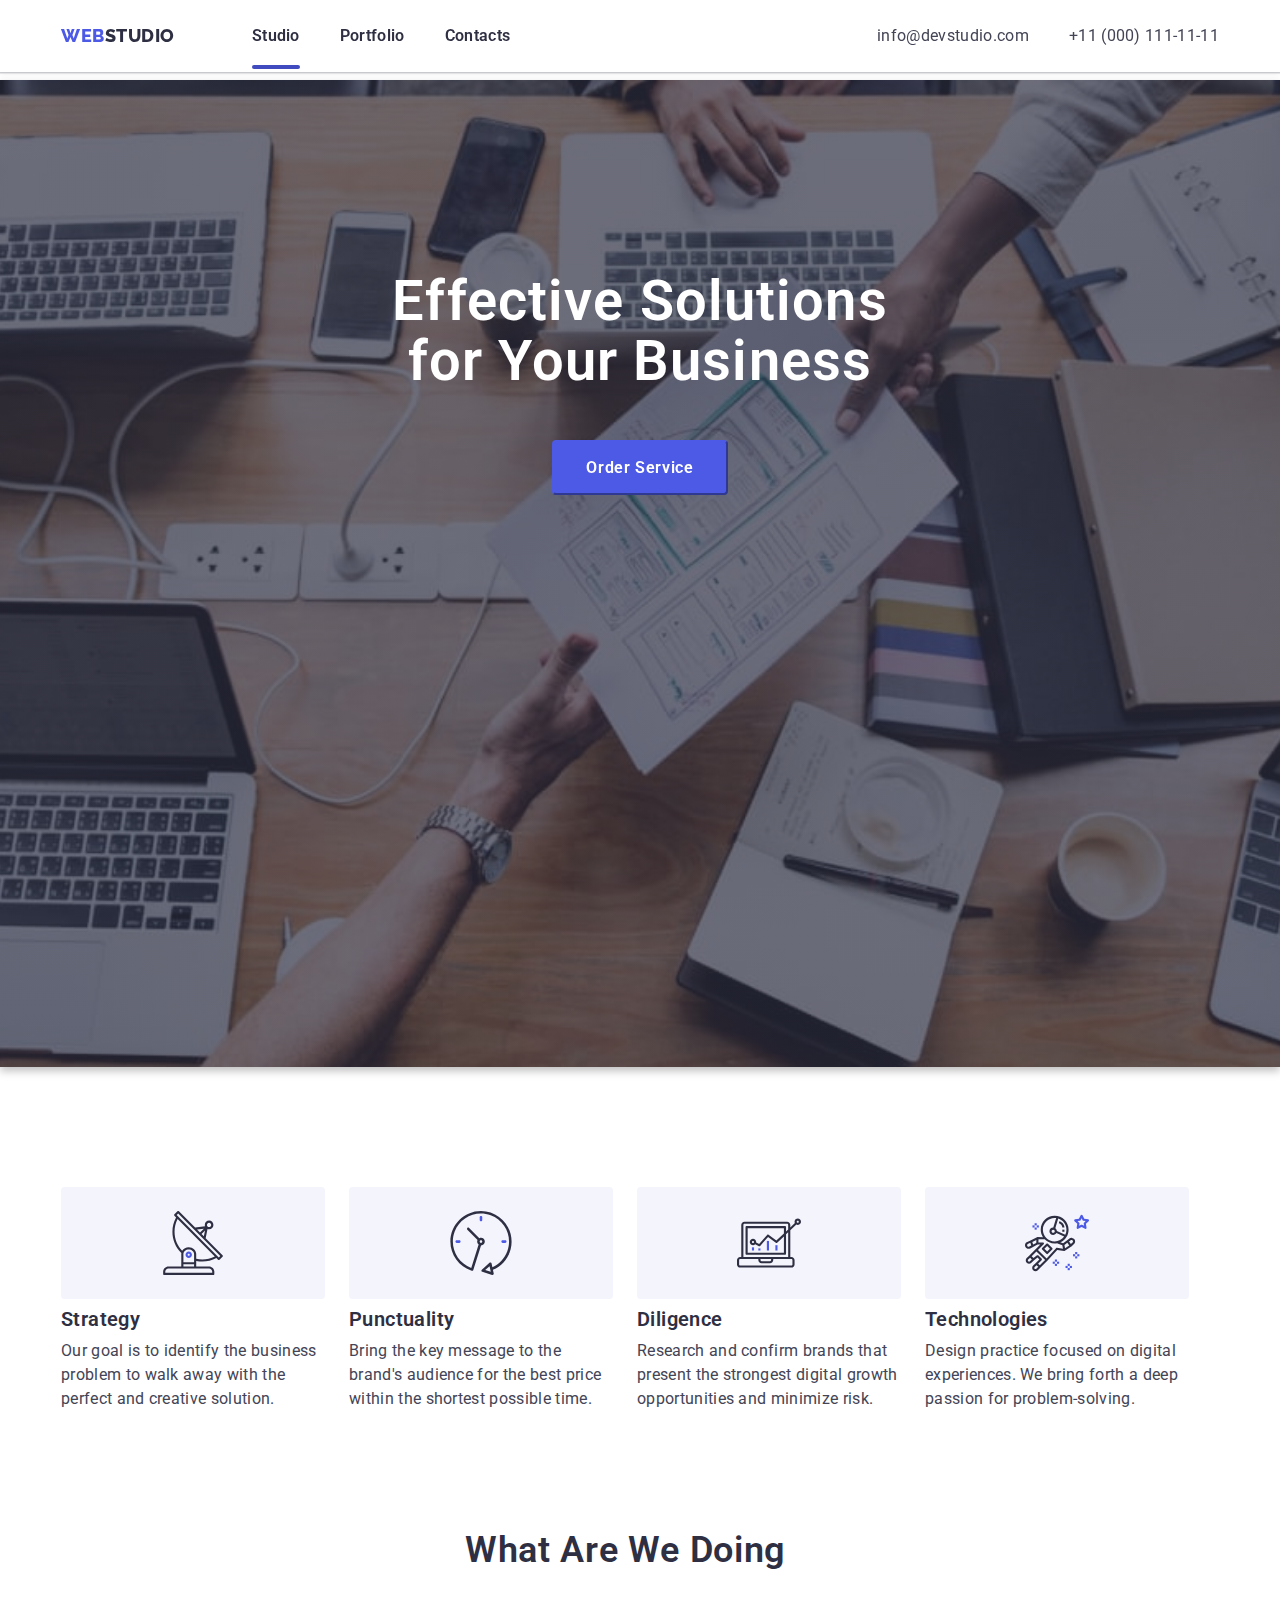
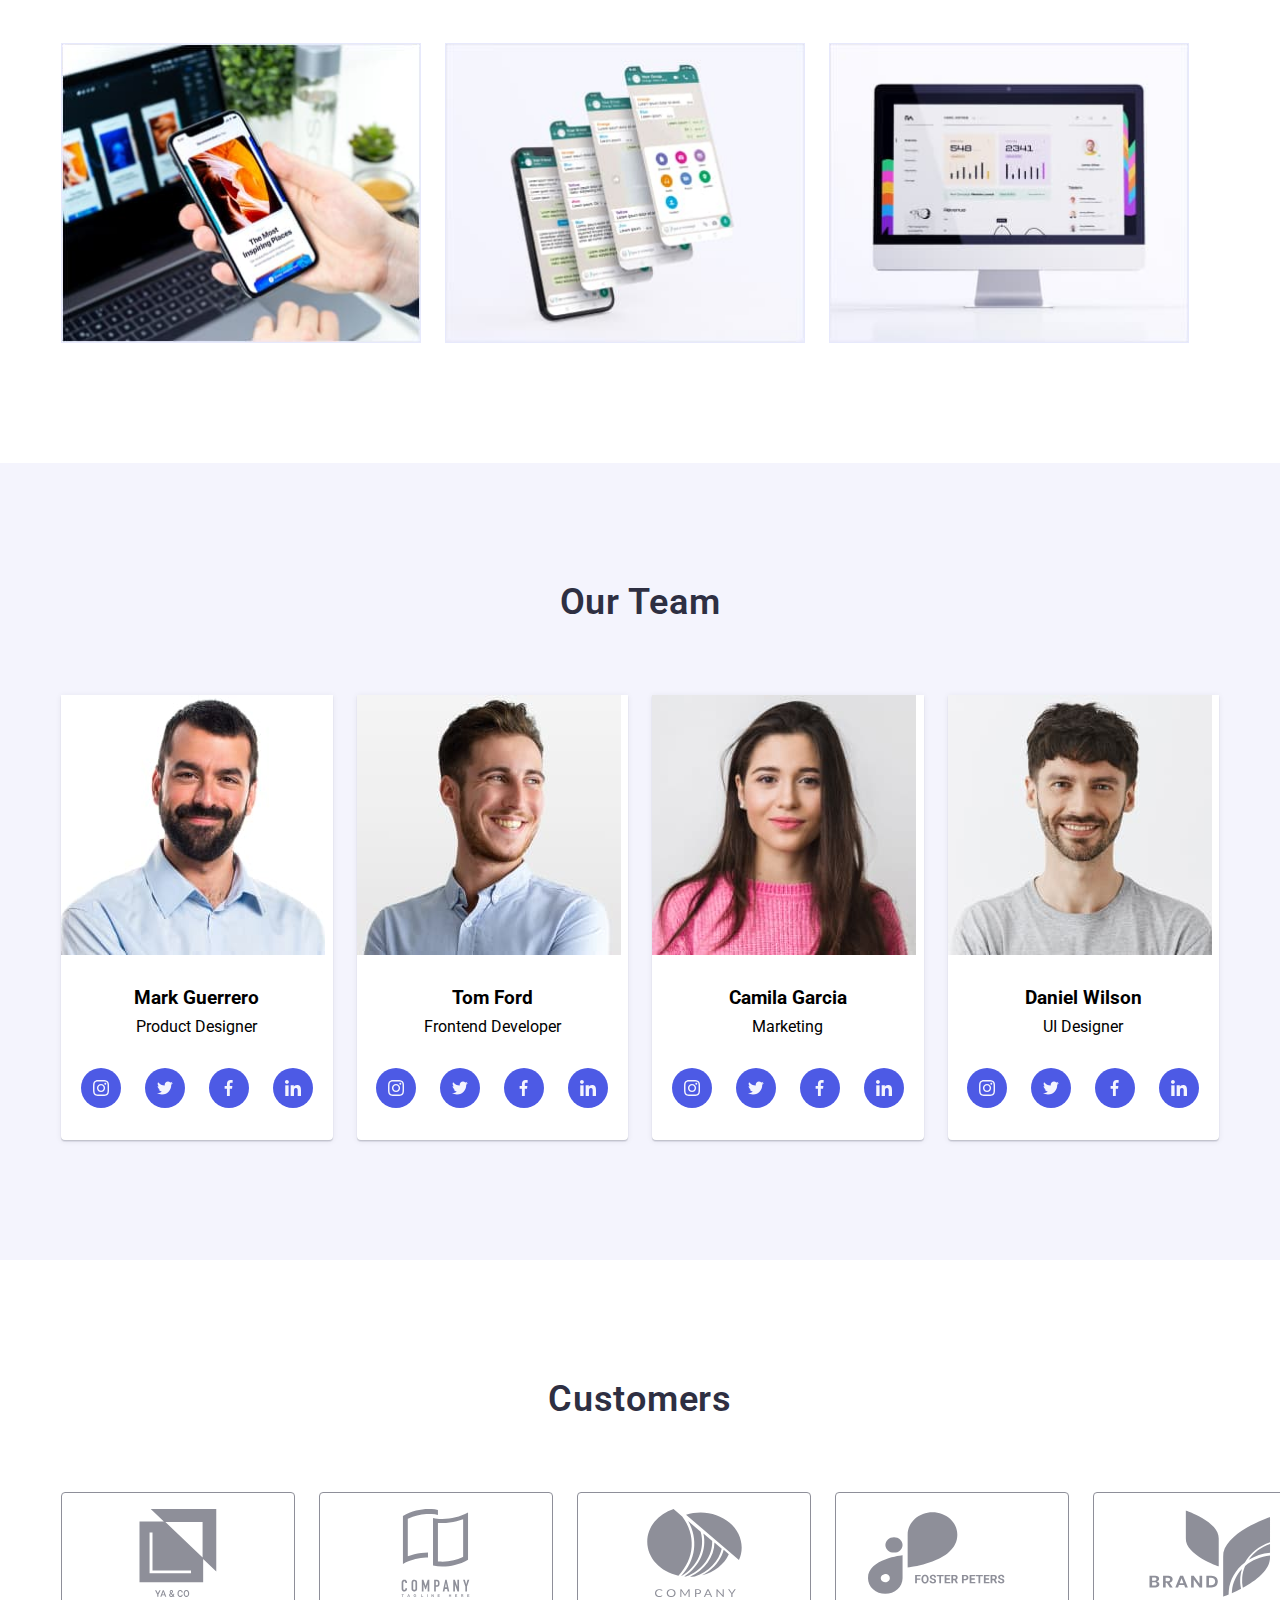
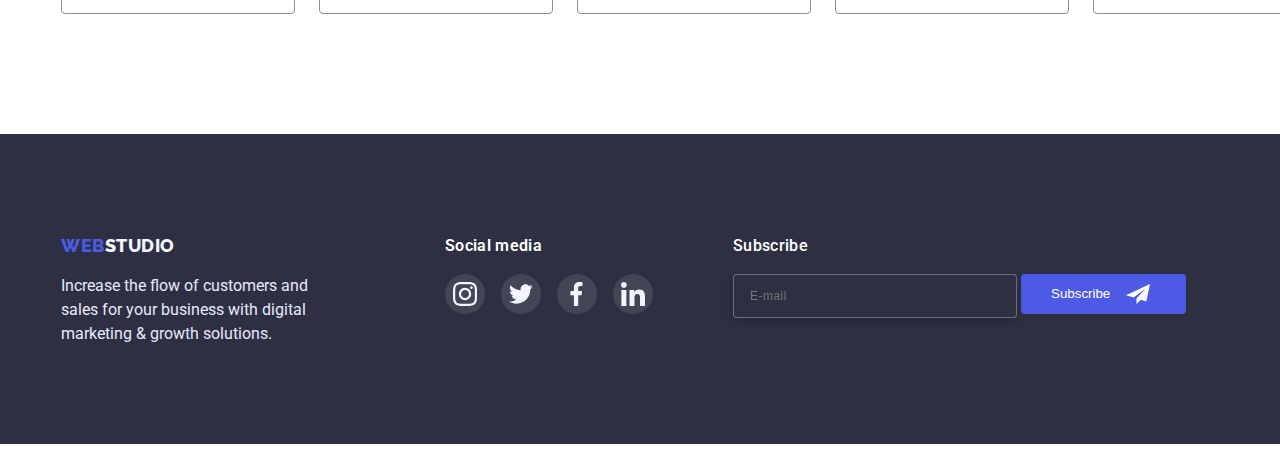
<file: index.html>
<!DOCTYPE html>
<html lang="en">

<head>
    <meta charset="UTF-8">
    <meta http-equiv="X-UA-Compatible" content="IE=edge">
    <meta name="viewport" content="width=device-width, initial-scale=1.0">
    <title>homework</title>
    <link rel="stylesheet" href="https://cdnjs.cloudflare.com/ajax/libs/modern-normalize/1.1.0/modern-normalize.min.css"
        integrity="sha512-wpPYUAdjBVSE4KJnH1VR1HeZfpl1ub8YT/NKx4PuQ5NmX2tKuGu6U/JRp5y+Y8XG2tV+wKQpNHVUX03MfMFn9Q=="
        crossorigin="anonymous" referrerpolicy="no-referrer"/>
    <link rel="stylesheet" href="https://fonts.googleapis.com/css2?family=Raleway:wght@800&family=Roboto:wght@400;500&display=swap">
    <link rel="stylesheet" href="./css/styles.css">
    <link rel="stylesheet" href="./images/svg/sprite.svg">
</head>

<body class="body">
    <!----------------HEADER---------- -->
    <header class="header">
        <div class="container list">
            <a class="logo" href="./index.html">
                <span class="web">WEB</span><span class="studio">STUDIO</span>
            </a>
            <nav class="nav">
                <ul class="list list-top">
                    <li class="link">
                        <a class="link-color active" href="./index.html" >Studio</a>
                    </li>
                    <li class="link">
                        <a class="link-color" href="./portfolio.html" >Portfolio</a>
                    </li>
                    <li class="link">
                        <a class="link-color" href="#contact" >Contacts</a>
                    </li>
                </ul>
            </nav>
            <ul class="adress-color">
                <li class="adress-style">
                    <a href="mailto:info@devstudio.com" class="adress-link">info@devstudio.com</a>
                </li>
                <li class="adress-style">
                    <a href="tel:+11(000)1111111" class="adress-link">+11 (000) 111-11-11</a>
                </li>
            </ul>
        </div>
    </header>
     <!-- -------------MAIN------------- -->
     <main>
        <!-- -------------HERO---------- -->
        <section class="hero">
            <div class="container">
                <h1 class="main_top">
                    Effective Solutions <br> for Your Business
                </h1>
                <div class="button">
                    <button class="btn" type="button" data-modal-open><div class="btn_text">Order Service</div> </button>
                </div>
            </div>
        </section>
        <section class="container">
            <div class="content">
                <ul class="list list-work">
                    <li class="list-content">
                        <div class="antena"></div>
                        <h3 class="h3">
                            Strategy
                        </h3>
                        <p class="p p-content">
                            Our goal is to identify the business
                            problem to walk away with the perfect and creative solution.
                        </p>
                    </li>
                    <li class="list-content">
                        <div class="clock"></div>
                        <h3 class="h3">
                            Punctuality
                        </h3>
                        <p class="p p-content">
                            Bring the key message to the brand's audience for the best price within the shortest possible time.
                        </p>
                    </li>
                    <li class="list-content">
                        <div class="diagram"></div>
                        <h3 class="h3">
                            Diligence
                        </h3>
                        <p class="p p-content">
                            Research and confirm brands that present the strongest digital growth opportunities and minimize risk.
                        </p>
                    </li>
                    <li class="list-content">
                        <div class="cosmos"></div>
                        <h3 class="h3"> Technologies </h3>
                        <p class="p p-content">
                            Design practice focused on digital experiences. We bring forth a deep passion for problem-solving.
                        </p>
                    </li>
                </ul>
            </div>
        </section>
        <!-- -----------What are we doing---------- -->
        <section class="container">
            <div class="list-info">
                 <div class="info-text">
                    <h2 class="h2">What are we doing</h2>
                 </div>
                <ul class="list list-demo">
                    <li class="demo-foto">
                        <a href="#"><img src="./images/monitor.jpg" alt="screenmonitor" width="360"></a>
                    </li>
                    <li class="demo-foto">
                        <a href="#"><img src="./images/smartfone.jpg" alt="smartfone" width="360"></a>
                    </li>
                    <li class="demo-foto">
                        <a href="#"><img src="./images/notebook.jpg" alt="monitorsmartfone" width="360"></a>
                    </li>
                </ul>
            </div>
        </section>
        <!-- --------------OUR TEAM-------------- -->
        <section class=" bkgr-color-team">
            <div class="container">
                <h2 class="h2">Our Team</h2>
                <ul class="list cards-our-team">
                    <li class="card-set">
                        <img src="./images/img.jpg" alt="Product Designer" width="264">
                        <div class="card-text">
                            <h3 class="h3-team">Mark Guerrero</h3>
                            <p class="p-card">Product Designer</p>
                                <ul class="list list-social">
                                    <li class="position-list"><a class="border-team" href=""><svg class="list-team">
                                                <use href="./images/svg/sprite.svg#icon-instagram-2"></use>
                                            </svg></a></li>
                                    <li class="position-list"><a class="border-team" href=""><svg class="list-team">
                                                <use href="./images/svg/sprite.svg#icon-Twitter-1"></use>
                                            </svg></a></li>
                                    <li class="position-list"><a class="border-team" href=""><svg class="list-team">
                                                <use href="./images/svg/sprite.svg#icon-Vector"></use>
                                            </svg></a></li>
                                    <li class="position-list"><a class="border-team" href=""><svg class="list-team">
                                                <use href="./images/svg/sprite.svg#icon-linkedin-1"></use>
                                            </svg></a></li>
                                
                                </ul>
                        </div>
                    </li>
                    <li class="card-set">
                        <img src="./images/img1.jpg" alt="Frontend Developer" width="264">
                        <div class="card-text">
                            <h3 class="h3-team">Tom Ford</h3>
                            <p class="p-card">Frontend Developer</p>
                            <ul class="list list-social">
                                <li class="position-list"><a class="border-team" href=""><svg class="list-team">
                                            <use href="./images/svg/sprite.svg#icon-instagram-2"></use>
                                        </svg></a></li>
                                <li class="position-list"><a class="border-team" href=""><svg class="list-team">
                                            <use href="./images/svg/sprite.svg#icon-Twitter-1"></use>
                                        </svg></a></li>
                                <li class="position-list"><a class="border-team" href=""><svg class="list-team">
                                            <use href="./images/svg/sprite.svg#icon-Vector"></use>
                                        </svg></a></li>
                                <li class="position-list"><a class="border-team" href=""><svg class="list-team">
                                            <use href="./images/svg/sprite.svg#icon-linkedin-1"></use>
                                        </svg></a></li>
                            
                            </ul>
                        </div>
                    </li>
                    <li class="card-set">
                        <img src="./images/img2.jpg" alt="Marketing" width="264">
                        <div class="card-text">
                            <h3 class="h3-team">Camila Garcia</h3>
                            <p class="p-card">Marketing</p>
                            <ul class="list list-social">
                                <li class="position-list"><a class="border-team" href=""><svg class="list-team">
                                            <use href="./images/svg/sprite.svg#icon-instagram-2"></use>
                                        </svg></a></li>
                                <li class="position-list"><a class="border-team" href=""><svg class="list-team">
                                            <use href="./images/svg/sprite.svg#icon-Twitter-1"></use>
                                        </svg></a></li>
                                <li class="position-list"><a class="border-team" href=""><svg class="list-team">
                                            <use href="./images/svg/sprite.svg#icon-Vector"></use>
                                        </svg></a></li>
                                <li class="position-list"><a class="border-team" href=""><svg class="list-team">
                                            <use href="./images/svg/sprite.svg#icon-linkedin-1"></use>
                                        </svg></a></li>
                            
                            </ul>
                        </div>
                    </li>
                    <li class="card-set">
                        <img src="./images/img3.jpg" alt="UI Designer" width="264">
                        <div class="card-text">
                            <h3 class="h3-team">Daniel Wilson</h3>
                            <p class="p-card">UI Designer</p>
                            <ul class="list list-social">
                                <li class="position-list"><a class="border-team"href=""><svg class="list-team">
                                        <use href="./images/svg/sprite.svg#icon-instagram-2"></use>
                                    </svg></a></li>
                                <li class="position-list"><a class="border-team" href=""><svg class="list-team">
                                        <use href="./images/svg/sprite.svg#icon-Twitter-1"></use>
                                    </svg></a></li>
                                <li class="position-list"><a class="border-team" href=""><svg class="list-team">
                                        <use href="./images/svg/sprite.svg#icon-Vector"></use>
                                    </svg></a></li>
                                <li class="position-list"><a class="border-team" href=""><svg class="list-team">
                                        <use href="./images/svg/sprite.svg#icon-linkedin-1"></use>
                                    </svg></a></li>
                                
                            </ul>
                        </div>
                    </li>
                </ul>
            </div>
        </section>
        <!-- -------customers---------- -->
        <section class="container">
            <div class="customers">
                <h2 class="h2">Customers</h2>
                <ul class="list client-list">
                    <li><a class="link-customers list-compani" href=""><svg>
                           <use href="./images/svg/sprite.svg#icon-ya-co"></use> 
                        </svg></a></li>
                    <li><a class="link-customers list-compani" href=""><svg>
                            <use href="./images/svg/sprite.svg#icon-compani-3"></use>
                        </svg></a></li>
                    <li><a class="link-customers list-compani" href=""><svg>
                            <use href="./images/svg/sprite.svg#icon-compani-2"></use>
                        </svg></a></li>
                    <li><a class="link-customers list-compani" href=""><svg>
                            <use href="./images/svg/sprite.svg#icon-foster"></use>
                        </svg></a></li>
                    <li><a class="link-customers list-compani" href=""><svg>
                            <use href="./images/svg/sprite.svg#icon-brand"></use>
                        </svg></a></li>
                    <li><a class="link-customers list-compani" href="">
                            <svg><use href="./images/svg/sprite.svg#icon-compani"></use>
                        </svg></a></li>
                </ul>
            </div>
        </section>
     </main>
     <!-- ----------FOOTER---------- -->
    <footer class="bkgr_color">
        <div class="container footer-item">
            <div class="footer-position">
                <a class="logo-footer" href="./index.html">
                    <span class="web">WEB</span><span class="studio-footer-color">STUDIO</span>
                </a>
                <p class="footer-text">
                    Increase the flow of customers and sales for your business with digital marketing & growth solutions.
                </p>
            </div>
            <div class="list-social-footer">
                <p class="footer">Social media</p>
                <ul id="contact" class="list list-footer">
                    <li class="qwe"><a class="border-team-footer" href=""><svg class="list-team-footer">
                            <use href="./images/svg/sprite.svg#icon-instagram-2"></use>
                        </svg></a></li>
                    <li class="qwe"><a class="border-team-footer" href=""><svg class="list-team-footer">
                            <use href="./images/svg/sprite.svg#icon-Twitter-1"></use>
                        </svg></a></li>
                    <li class="qwe"><a class="border-team-footer" href=""><svg class="list-team-footer">
                            <use href="./images/svg/sprite.svg#icon-Vector"></use>
                        </svg></a></li>
                    <li class="qwe"><a class="border-team-footer" href=""><svg class="list-team-footer">
                            <use href="./images/svg/sprite.svg#icon-linkedin-1"></use>
                        </svg></a></li>
                </ul> 
            </div>
            <div class="form_field_footer">
                <label class="label_footer">
                    <span class="form_label_footer">Subscribe</span>
                    <input class="form_input_footer" type="email" name="user_mail" placeholder="E-mail"/>
                </label>
                
                    <button class="button_form_footer" type="submit"><div class="reew">Subscribe
                        <span class="icon_button"></span></div>
                    </button>
                
                
            </div>
            
    </footer>

    <!-- ----------------BACKDROP------------ -->
    <div class="backdrop is-hidden" data-modal>
        <div class="modal">
            <button class="modal-cross" data-modal-close>
                <svg class="cross" wigth="8px" height="8px">
                    <use href="./images/svg/sprite.svg#icon-cross"></use>
                </svg>
            </button>
            <form >
                <p class="p_form">Leave your contacts and we will call you back</p>
                <div class="form" role="group">
                    <label class="form_field">
                        <span class="form_label">Name</span>
                        <input class="form_input" type="text" name="user_name"/>
                        <svg class="form_icon" wight="12" height="12">
                            <use href="./images/svg/sprite.svg#icon-name"></use>
                        </svg>
                    </label>

                    <label class="form_field">
                        <span class="form_label">Phone</span>
                        <input class="form_input" type="phone" name="user_phone"/>
                        <svg class="form_icon" wight="10" height="10">
                            <use href="./images/svg/sprite.svg#icon-phone"></use>
                        </svg>
                    </label>

                    <label class="form_field">
                        <span class="form_label">Email</span>
                        <input class="form_input" type="email" name="user_mail"/>
                        <svg class="form_icon" wight="12" height="9">
                            <use href="./images/svg/sprite.svg#icon-mail"></use>
                        </svg>
                    </label>

                    <label class="form_field_comments">
                        <span class="form_label">Comment</span>
                        <textarea class="comments" name="user_massage" rows="7" placeholder="Text input">
                        </textarea>
                    </label>

                    <label class="form_agreement">
                        <input class="form_checkbox" type="checkbox" name="" />
                        <span class="icon_checkbox" wight="15" height="12"></span>
                        <span class="text_checkbox">I accept the terms and conditions of the <a class="form_link" href="">Privacy Policy</a></span> 
                    </label>
                    <button class="button_modal btn"type="submit">
                        Send
                    </button>
                </div>
                
                
            </form>
            
        </div>
    </div>
    <script src="./modal/modal.js"></script>
</body>
</html>
</file>
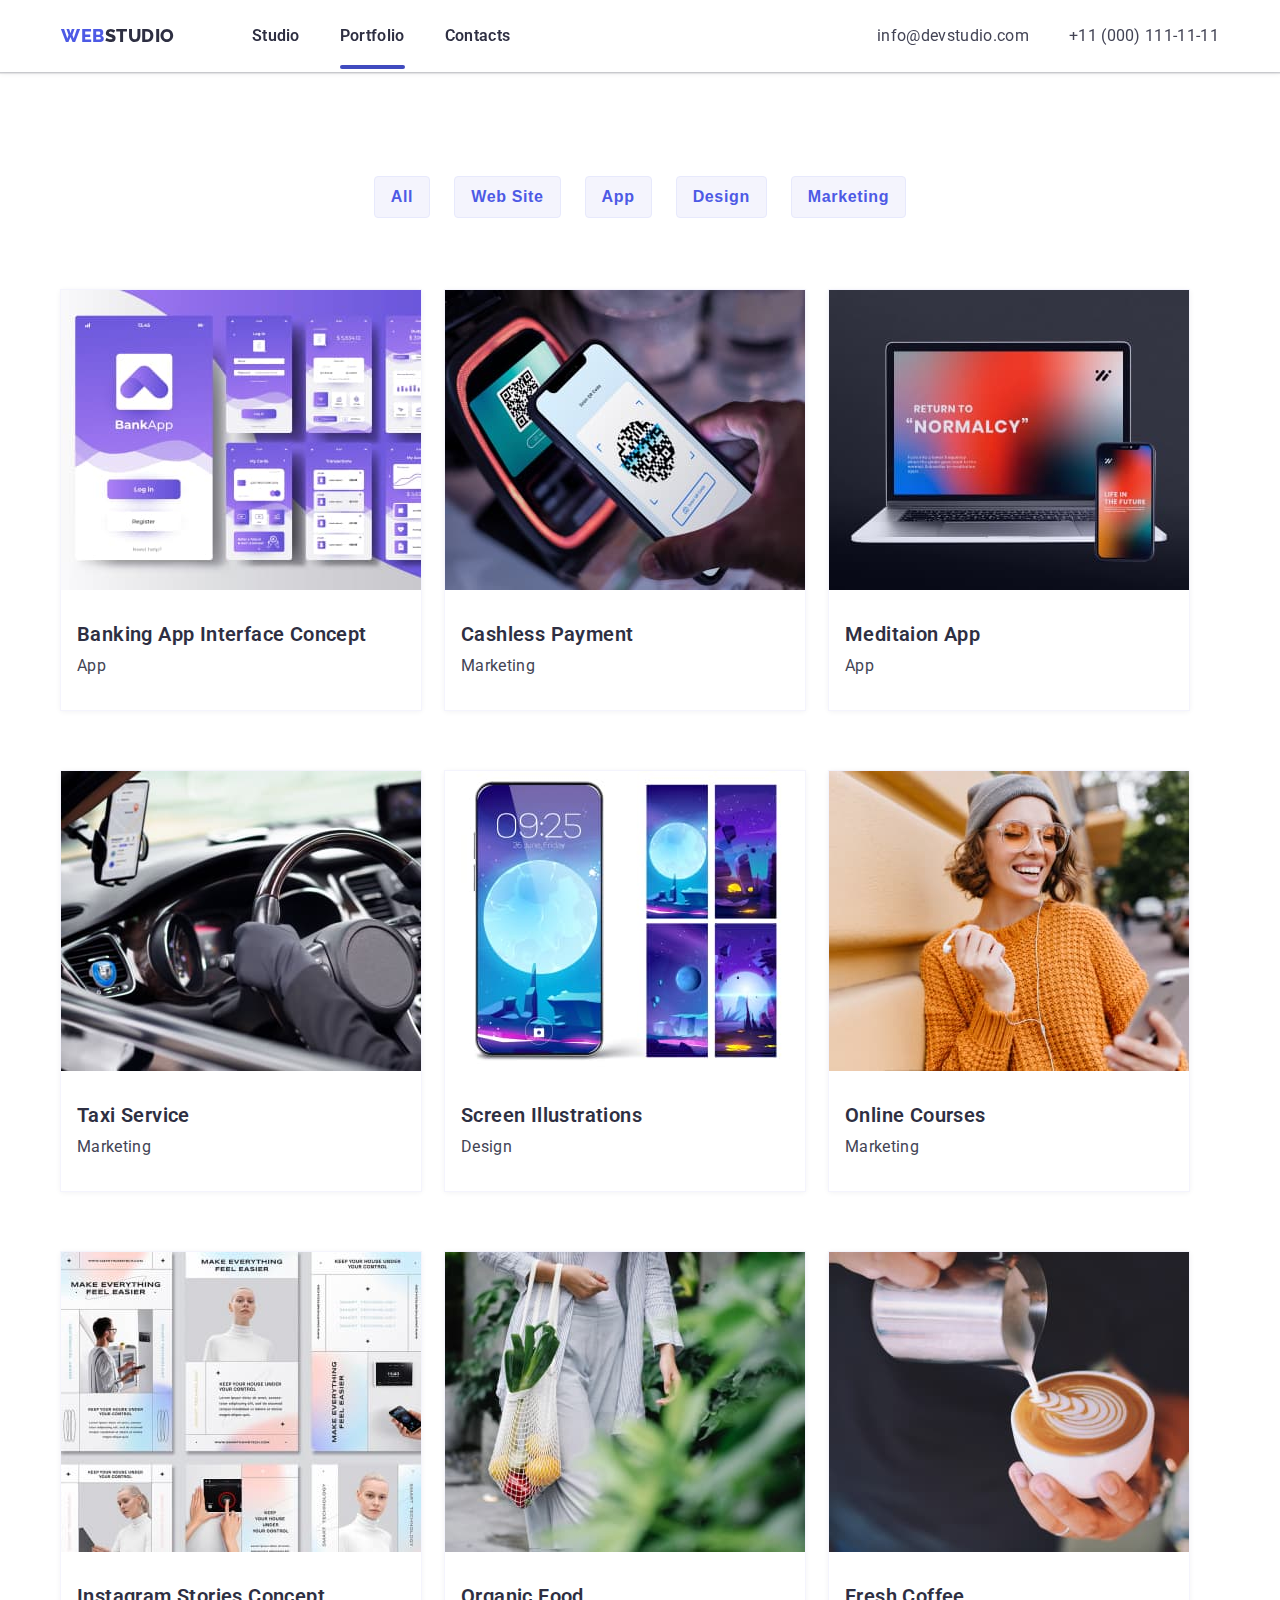
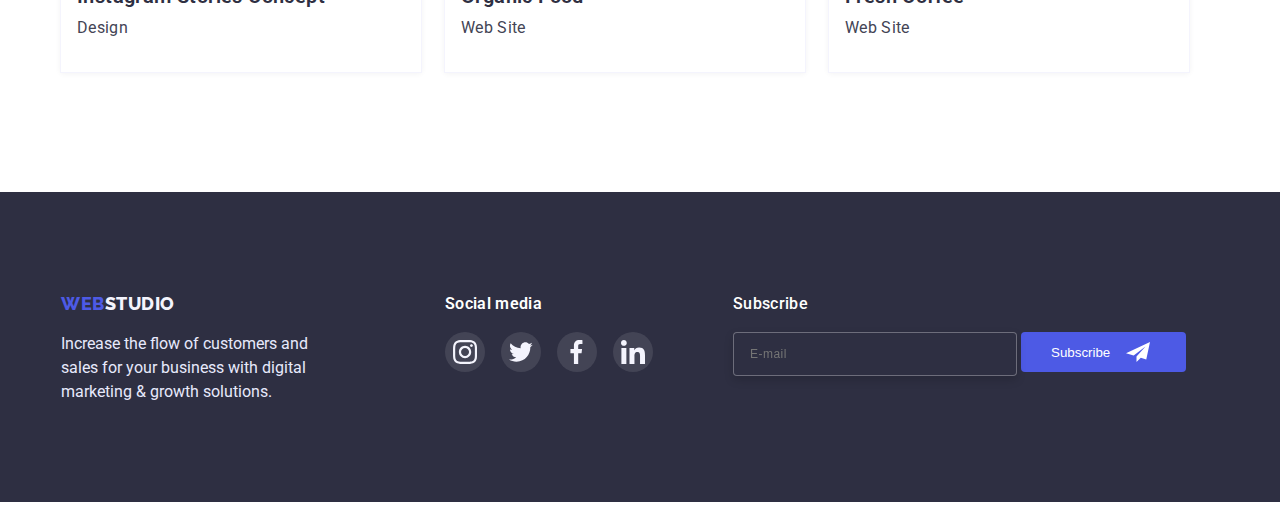
<file: portfolio.html>
<!DOCTYPE html>
<html lang="en">
<head>
    <meta charset="UTF-8">
    <meta http-equiv="X-UA-Compatible" content="IE=edge">
    <meta name="viewport" content="width=device-width, initial-scale=1.0">
    <title>Portfolio</title>
    <link rel="stylesheet" href="https://cdnjs.cloudflare.com/ajax/libs/modern-normalize/1.1.0/modern-normalize.min.css"
        integrity="sha512-wpPYUAdjBVSE4KJnH1VR1HeZfpl1ub8YT/NKx4PuQ5NmX2tKuGu6U/JRp5y+Y8XG2tV+wKQpNHVUX03MfMFn9Q=="
        crossorigin="anonymous" referrerpolicy="no-referrer" />
    <link rel="stylesheet" href="https://fonts.googleapis.com/css2?family=Raleway:wght@800&family=Roboto:wght@400;500&display=swap">
    <link rel="stylesheet" href="./css/styles.css">
    <link rel="stylesheet" href="./images/svg/sprite.svg">
</head>
<body class="body">
    <!-- ----------HEADER------------>
    <header class="header">
        <div class="container list">
            <a class="logo" href="./index.html">
                <span class="web">WEB</span><span class="studio">STUDIO</span>
            </a>
            <nav class="nav">
                <ul class="list list-top">
                    <li class="link">
                        <a href="./index.html" class="link-color">Studio</a>
                    </li>
                    <li class="link">
                        <a  href="./portfolio.html" class="link-color active">Portfolio</a>
                    </li>
                    <li class="link">
                        <a href="#contact" class="link-color">Contacts</a>
                    </li>
                </ul>
            </nav>
            <ul class="adress-color">
                <li class="adress-style">
                    <a href="mailto:info@devstudio.com" class="adress-link">info@devstudio.com</a>
                </li>
                <li class="adress-style">
                    <a href="tel:+11(000)1111111" class="adress-link">+11 (000) 111-11-11</a>
                </li>
            </ul>
        </div>
    </header>
    <!-- -------------MAIN------------- -->
    <main>
        <section class="container">
            <ul class="list list-button" >
                <li class="item">
                    <button type="button" class="text-btn">All</button>
                </li>
                <li class="item">
                    <button type="button" class="text-btn">Web Site</button>
                </li>
                <li class="item">
                    <button type="button" class="text-btn">App</button>
                </li>
                <li class="item">
                    <button type="button" class="text-btn">Design</button>
                </li>
                <li class="item">
                    <button type="button" class="text-btn">Marketing</button>
                </li>  
            </ul>
            <!-- -----------FOTO---------- -->
            <ul class="list list-foto">
                <li class="item-foto">
                    <a class="product" href="">
                        <img  src="./images/img_bankapp.jpg" alt="bankapp" width="360">
                        <div class="owerlay">
                            <p class="p text-on-foto">14 Stylish and User-Friendly App Design Concepts · Task Manager App · Calorie Tracker App · Exotic Fruit Ecommerce App ·
                            Cloud Storage App </p>
                        </div>
                        
                    </a>
                    
                    <div class="card-content">
                        <h3 class="h3">Banking App Interface Concept</h3>
                        <p class="p">App</p>
                    </div>
                    
                </li>
                <li class="item-foto">
                    <a class="product" href="">
                        <img src="./images/img_purple.jpg" alt="purple" width="360">
                        <div class="owerlay"><p class="p text-on-foto">14 Stylish and User-Friendly App Design Concepts · Task Manager App · Calorie Tracker App ·
                            Exotic Fruit Ecommerce App ·
                            Cloud Storage App </p></div>
                        
                    </a>
                    
                    <div class="card-content">
                        <h3 class="h3">Cashless Payment</h3>
                        <p class="p">Marketing</p>
                    </div>
                    
                </li>
                <li class="item-foto">
                    <a class="product" href="">
                        <img src="./images/img_twoscreen.jpg" alt="two screen" width="360">
                        <div class="owerlay"><p class="p text-on-foto">14 Stylish and User-Friendly App Design Concepts · Task Manager App · Calorie Tracker App ·
                            Exotic Fruit Ecommerce App ·
                            Cloud Storage App </p></div>
                        
                    </a>
                    <div class="card-content">
                        <h3 class="h3">Meditaion App</h3>
                        <p class="p">App</p>
                    </div>
                    
                </li>
                <li class="item-foto">
                    <a class="product" href="">
                        <img src="./images/img_incar.jpg" alt="in taxi" width="360">
                        <div class="owerlay"><p class="p text-on-foto">14 Stylish and User-Friendly App Design Concepts · Task Manager App · Calorie Tracker App ·
                            Exotic Fruit Ecommerce App ·
                            Cloud Storage App </p></div>
                        
                    </a>
                    <div class="card-content">
                        <h3 class="h3">Taxi Service</h3>
                        <p class="p">Marketing</p>
                    </div>
                    
                </li>
                <li class="item-foto">
                    <a class="product" href="">
                        <img src="./images/img_fonescreen.jpg" alt="purple" width="360">
                        <div class="owerlay">                        <p class="p text-on-foto">14 Stylish and User-Friendly App Design Concepts · Task Manager App · Calorie Tracker App ·
                            Exotic Fruit Ecommerce App ·
                            Cloud Storage App </p></div>

                    </a>
                    <div class="card-content">
                        <h3 class="h3">Screen Illustrations</h3>
                        <p class="p">Design</p>
                    </div>
                    
                </li>
                <li class="item-foto">
                    <a class="product" href="">
                        <img src="./images/img_girlinorange.jpg" alt="girl in orange" width="360">
                        <div class="owerlay"><p class="p text-on-foto">14 Stylish and User-Friendly App Design Concepts · Task Manager App · Calorie Tracker App ·
                            Exotic Fruit Ecommerce App ·
                            Cloud Storage App </p></div>
                        
                    </a>
                    <div class="card-content">
                        <h3 class="h3">Online Courses</h3>
                        <p class="p">Marketing</p>
                    </div>
                    
                </li>
                <li class="item-foto">
                    <a class="product" href="">
                        <img src="./images/img_face.jpg" alt="bankapp" width="360">
                        <div class="owerlay"><p class="p text-on-foto">14 Stylish and User-Friendly App Design Concepts · Task Manager App · Calorie Tracker App ·
                            Exotic Fruit Ecommerce App ·
                            Cloud Storage App </p></div>
                        
                    </a>
                    <div class="card-content">
                        <h3 class="h3">Instagram Stories Concept</h3>
                        <p class="p">Design</p>
                    </div>
                    
                </li>
                <li class="item-foto">
                    <a class="product" href="">
                        <img src="./images/img_girl.jpg" alt="purple" width="360">
                        <div class="owerlay"><p class="p text-on-foto">14 Stylish and User-Friendly App Design Concepts · Task Manager App · Calorie Tracker App ·
                            Exotic Fruit Ecommerce App ·
                            Cloud Storage App </p></div>
                        
                    </a>
                    <div class="card-content">
                        <h3 class="h3">Organic Food</h3>
                        <p class="p">Web Site</p>
                    </div>
                    
                </li>
                <li class="item-foto">
                    <a class="product" href="">
                        <img src="./images/img_coffe.jpg" alt="two screen" width="360">
                        <div class="owerlay"><p class="p text-on-foto">14 Stylish and User-Friendly App Design Concepts · Task Manager App · Calorie Tracker App ·
                            Exotic Fruit Ecommerce App ·
                            Cloud Storage App </p></div>
                        
                    </a>
                    <div class="card-content">
                        <h3 class="h3">Fresh Coffee</h3>
                        <p class="p">Web Site</p>
                    </div>
                    
                </li>
            </ul>
        </section>
    </main>
    <!-- -----------FOOTER---------- -->
    <footer class="bkgr_color">
        <div class="container footer-item">
            <div class="footer-position">
                <a class="logo-footer" href="./index.html">
                    <span class="web">WEB</span><span class="studio-footer-color">STUDIO</span>
                </a>
                <p class="footer-text">
                    Increase the flow of customers and sales for your business with digital marketing & growth solutions.
                </p>
            </div>
            <div class="list-social-footer">
                <p class="footer">Social media</p>
                <ul id="contact" class="list list-footer">
                    <li class="qwe"><a class="border-team-footer" href=""><svg class="list-team-footer">
                                <use href="./images/svg/sprite.svg#icon-instagram-2"></use>
                            </svg></a></li>
                    <li class="qwe"><a class="border-team-footer" href=""><svg class="list-team-footer">
                                <use href="./images/svg/sprite.svg#icon-Twitter-1"></use>
                            </svg></a></li>
                    <li class="qwe"><a class="border-team-footer" href=""><svg class="list-team-footer">
                                <use href="./images/svg/sprite.svg#icon-Vector"></use>
                            </svg></a></li>
                    <li class="qwe"><a class="border-team-footer" href=""><svg class="list-team-footer">
                                <use href="./images/svg/sprite.svg#icon-linkedin-1"></use>
                            </svg></a></li>
                </ul>
            </div>
            <div class="form_field_footer">
                <label class="label_footer">
                    <span class="form_label_footer">Subscribe</span>
                    <input class="form_input_footer" type="email" name="user_mail" placeholder="E-mail" />
                </label>
    
                <button class="button_form_footer" type="submit">
                    <div class="reew">Subscribe
                        <span class="icon_button"></span>
                    </div>
                </button>
    
    
            </div>
    
    </footer>
</body>
</html>
</file>
<file: css/styles.css>
*,
*::after
*::before{
        box-sizing: border-box;
        margin: 0;
        padding: 0;
}
img{
        display: block;
        max-width: 100%;
        margin-bottom: 32px;
}
textarea{
        resize: none;
}

:root{
        --card-set-gap-top: 61px;
        --card-set-gap-left: 24px;

        --anim-fast: 250ms cubic-bezier(0.4, 0, 0.2, 1);
        --anim-slow: 1200ms cubic-bezier(0.4, 0, 0.2, 1);
}


.body {
        font-family: Roboto, sans-serif;
        margin-left: auto;
        margin-right: auto;
        padding-top: 72px;
}



/* ---------FOR BOTH--------- */
.list{
        list-style: none;
        display: flex;
        margin: 0px;
        padding: 0px;
}
.container {
        width: 1158px;
        margin: auto;
        padding-left: 15px;
        padding-right: 15px;
}
.list-top{
        align-items:flex-start;
        padding: 0px;
}
.list-top .link +.link{
        margin-left: 40px;
}
.h2 {
        font-weight: 600;
        font-size: 36px;
        line-height: 1.11;
        color: #2E2F42;
        letter-spacing: 0.02em;
        margin: 0px;
        text-transform: capitalize;
}

.h3 {
        font-weight: 600;
        font-size: 20px;
        line-height: 1.2;
        color: #2E2F42;
        letter-spacing: 0.02em;
        margin-bottom: 8px;
        margin-top: 0px;
}

.p {
        font-size: 16px;
        line-height: 1.5;
        color: #434455;
        letter-spacing: 0.02em;
        margin: 0px;
}


/* ----------HEADER--------- */
.header {
        z-index: 1;
        position: fixed;
        width: 100%;
        top: 0;
        left: 0;
        background: #FFFFFF;
        height: 72px;
        box-shadow: 0px 2px 1px rgba(46, 47, 66, 0.08), 0px 1px 1px rgba(46, 47, 66, 0.16), 0px 1px 6px rgba(46, 47, 66, 0.08);
        
}

.logo {
        font-family: 'Raleway';
        font-weight: 800;
        font-size: 18px;
        line-height: 1.33;
        text-decoration:none;
        letter-spacing: 0.03em;
        margin-left: 0px;
        margin-right: 0px;
        margin-top: 24px;
        margin-bottom: 24px;
}

.web {
        color: #4D5AE5;
        text-transform: uppercase;
}

.studio {
        color: #2E2F42;
}
.nav {
        margin-top: 24px;
        margin-bottom: 24px;
        margin-left: 77px;

        
}
.link{
        font-weight: 600;
        font-size: 16px;
        line-height: 1.5;
        letter-spacing: 0.02em;
}

.link-color {
        color: #2E2F42;
        text-decoration: none;
        position: relative;
        padding-bottom: 24px;
        padding-top: 24px;
        transition: var(--anim-fast);
}
.link-color::after{
        content: '';
        display: block;
        width: 100%;
        height: 4px;
        background-color: #4D5AE5;
        position: absolute;
        left: 0;
        bottom: 0;
        opacity: 0;
        border-radius: 2px;
}
.link-color.active::before{
        content: '';
        position: absolute;
        bottom: 0;
        left: 0;

        display: block;
        width: 100%;
        height: 4px;
        border-radius: 4px;
        background-color: #404BBF;
}



.link-color:hover::after{
        opacity: 1;
}
.link-color:focus::after{
        opacity: 1;
}

        
.link-color:hover,
.link-color:focus {
        color: #434455;
}
.link-color:active {
        color: #4D5AE5;
}

.adress-style {
        list-style: none;
}
.adress-color .adress-style +.adress-style{
        margin-left: 40px;
}

.adress-color{
        display: flex;
        margin-top: 24px;
        margin-bottom: 24px;
        margin-left: auto;
        height: 24px;
        padding: 0px;
}
.adress-link:hover{
        color: #4D5AE5;
}
.adress-link:focus{
        color: #4D5AE5;
}

.adress-link{
        text-decoration: none;
        font-size: 16px;
        line-height: 1.5;
        color: #434455;
        letter-spacing: 0.02em;
        transition: var(--anim-fast);
}
/* --------------HERO----------- */
.hero { 
        filter: drop-shadow(0px 4px 4px rgba(0, 0, 0, 0.25));
        background-color:#2E2F42;
        background-image: linear-gradient(to right,
        rgba(46,47,66,0.7),
        rgba(46,47,66,0.7)),
        url("../images/people-office.jpg");
        padding-top: 192px;
        padding-bottom: 192px;
        margin-top: 0px;
        max-width: 1440px;
        height: 603px;
        background-position: center;
        background-size: cover;
        margin-left: auto;
        margin-right: auto;
 }       

.main_top {
        font-weight: 600;
        font-size: 56px;
        line-height: 1.07;
        color: #FFFFFF;
        letter-spacing: 0.02em;
        box-sizing: border-box;
        text-align: center;
        margin-bottom: 48px;
        margin-top: 0px;
        
}
/* ---------BUTTON----------- */
.button{
        box-sizing: border-box;
        text-align: center;
}
.btn {  
        cursor: pointer;
        background: #4D5AE5;
        padding: 16px 32px;
        list-style: none;
        font-family: 'Roboto';
        font-weight: 600;
        font-size: 16px;
        line-height: 1.2;
        color: #FFFFFF;
        letter-spacing: 0.04em;
        border-radius: 4px;
        border-color: #4D5AE5;
        transition: var(--anim-fast);
}
.btn:hover{
        background: #4D5AE5;
        box-shadow: 0px 4px 4px rgba(0, 0, 0, 0.15);
        
}
.btn:active{
        background-color:  #404BBF;
        box-shadow: 0px 4px 4px rgba(0, 0, 0, 0.15);
}
/* -------------CONTENT------------- */


.smartfone{
        margin-right: 24px;
        margin-left: 24px;
}
.list-work{
        width: 1128px;
        height: 224px;
}
.content{
        padding-top: 120px;
}
.list-content div {
        display: block;
        width: 264px;
        height: 112px;
        padding: 0px;
        border: none;
        background-repeat: no-repeat;
        cursor: pointer;
        background-position: center;
        background-color:  #F4F4FD;
        border-radius: 4px;
        margin-bottom: 8px;
}
.cosmos{
        background-image: url(../images/svg/cosmos.svg);
}
.antena{
        background-image: url(../images/svg/antenna\.svg);
}
.clock{
        background-image: url(../images/svg/clock.svg);
}
.diagram {
        background-image: url(../images/svg/diagram.svg);
}
/* -----------What are we doing---------- */
.list-work .list-content +.list-content{
        margin-left: 24px;
}

.list-info{
        width: 1128px;
        padding-top: 120px;
        padding-bottom: 120px;
}
.info-text{
        text-align: center;
}
.list-demo .demo-foto +.demo-foto{
        margin-left: 24px;
        
}
.list-demo{
        height: 300px;
}
.demo-foto{
        border: 1px solid #E7E9FC;
}

/* ------------OUR TEAM---------- */
.bkgr-color-team {
        background: #F4F4FD;
        padding-top: 120px;
        padding-bottom: 120px;
}
.card-text::after{
        margin-top: 32px;
        margin-bottom: 32px;
}

.cards-our-team >.card-set{
        flex-basis: calc(100% / 4);
        margin-left: 24px;
        background-color: #FFFFFF;
        box-shadow: 0px 1px 6px rgba(46, 47, 66, 0.08), 0px 1px 1px rgba(46, 47, 66, 0.16), 0px 2px 1px rgba(46, 47, 66, 0.08);
        border-radius: 0px 0px 4px 4px;
}
.cards-our-team{
        margin-left: -24px;
}
.h2{
        text-align: center;
        margin-bottom: 72px;
}
.h3-team{
        text-align: center;

        margin: 0px;
        margin-bottom: 8px;
}
        
.p-card{
        text-align: center;
        margin: 0px;
        margin-bottom: 32px;
}
.list-team{
        width: 16px;
        height: 16px;
        margin: 12px;
}
.border-team{
        display: flex;
        border-radius: 100%;
        width: 40px;
        height: 40px;
        text-align: center;
        background-color: #4D5AE5;
        transition: var(--anim-fast);
}
.border-team:hover,
.border-team:focus{
        border-radius: 100%;
        background: #404BBF;
        
}
.list-social{
        justify-content: center;
        margin: 32px 16px;
        cursor: pointer;
}
.list-social .position-list +.position-list{
        margin-left: 24px;
}
/* ------------customers------- */
.customers{
        margin-top: 120px;
        margin-bottom: 120px;
}
.link-customers{
        display: flex;
        margin-left: var(--card-set-gap-left);
}
.client-list{
        margin-left: -24px;
}
.list-compani:focus,
.list-compani:hover{
        fill: #4D5AE5;
        border: 1px solid #4D5AE5;
        
}
.list-compani {
        width: 168px;
        height: 88px;
        fill:#8E8F99;
        border: 1px solid #8E8F99;
        border-radius: 4px;
        padding: 16px 32px;
        transition: var(--anim-fast);
}

/* --------FOOTER-------- */
.studio-footer-color {
        color: #F4F4FD;
}
.logo-footer{
        font-family: 'Raleway';
        font-weight: 800;
        font-size: 18px;
        line-height: 1.33;
        text-decoration: none;
        letter-spacing: 0.03em;
        margin-left: 0px;
}
.footer-text {
        height: 72px;
        width: 264px;
        font-size: 16px;
        line-height: 1.5;
        color: #E7E9FC;
}
.bkgr_color {
        background: #2E2F42;
        height: 310px;
}

.footer-position{
        width: 264px;
        margin-top: 100px;
}
.footer{
        color: #FFFFFF;
        margin-bottom: 16px;
        margin-top: 0px;
        font-family: 'Roboto';
        font-style: normal;
        font-weight: 600;
        font-size: 16px;
        line-height: 1.5;
        letter-spacing: 0.02em;
}
.border-team-footer{
        fill:  #F4F4FD;
        width: 40px;
        height: 40px;
        border-radius: 100%;
        background: rgba(255, 255, 255, 0.1);transition: var(--anim-fast);
}
.border-team-footer:hover,      
.border-team-footer:focus{
        background: #31D0AA;
        
}
.list-social-footer{
        margin-top: 100px;
        margin-left: 120px;
}
.footer-item, .qwe{
        display: flex;
}
.list-footer .qwe +.qwe{
        margin-left: 16px;
}
.list-team-footer{
        width: 24px;
        height: 24px;
        margin: 8px;
}
/* ----------FORM_FOOTER---------- */
.form_field_footer{
        display: flex;
        width: 453px;
        height: 80px;
        margin-top: 100px;
        margin-left: 80px;

}
.label_footer{
        width: 264px;
}
.form_input_footer{
        position: absolute;
        width: 264px;
        height: 40px;
        border: 1px solid rgba(255, 255, 255, 0.3);
        filter: drop-shadow(0px 4px 4px rgba(0, 0, 0, 0.15));
        border-radius: 4px;
        background: #2E2F42;
        padding-left: 16px;
        color: #8E8F99;
        letter-spacing: 0.04em;
        
        color: rgba(255, 255, 255, 0.6);
        font-size: 12px;
        line-height: 2;

}

.form_label_footer{
        font-family: 'Roboto';
        font-style: normal;
        font-weight: 500;
        font-size: 16px;
        line-height: 24px;
        letter-spacing: 0.02em;
        display: block;
        color: #FFFFFF;
        margin-bottom: 16px;
}


.button_form_footer{
        border: 0ch;
        width: 165px;
        height: 40px;
        margin-left: 24px;
        background: #4D5AE5;
        border-radius: 4px;
        cursor: pointer;
        margin-right: 0;
        margin-top: 40px;
        color: #FFFFFF;
        left: 24px;

        transition: var(--anim-fast);
}

.button_form_footer:hover,
.button_form_footer:focus{
        background: #404BBF;
        box-shadow: 0px 4px 4px rgba(0, 0, 0, 0.15);
}
.icon_button{
        position: relative;
        width: 24px;
        height: 24px;
        background-image: url(../images/svg/frame.svg);
        left: 16px;
}
.reew{
        display: flex;
        align-items: center;
        padding-left: 24px;
}
/* -----------PORTFOLIO---------- */

.text-btn {
        font-weight: 600;
        font-size: 16px;
        line-height: 1.5;
        color: #4D5AE5;
        background: #F4F4FD;
        cursor: pointer;
        letter-spacing: 0.04em;
        padding: 8px 16px;
        border: 1px solid #E7E9FC;
        border-radius: 4px;
        opacity: 1;
        transition: var(--anim-fast);
}
.text-btn:hover,
.text-btn:focus{
        box-shadow: 0px 3px 1px rgba(0, 0, 0, 0.1), 0px 2px 1px rgba(0, 0, 0, 0.08), 0px 2px 2px rgba(0, 0, 0, 0.12);
        border-radius: 4px;
        background: #4D5AE5;
        color: #E7E9FC;
}
.text-btn:active {
        background: #4D5AE5;
        color: #E7E9FC;
}
.list-button .item +.item {
        margin-left: 24px;
}
.list-button{
        justify-content: center;
        padding-top: 96px;
        padding-bottom: 72px;
        
}
/* -------------FOTO------------ */
.item-foto{
        margin-left: var(--card-set-gap-left);
        margin-top: var(--card-set-gap-top);
        box-shadow: 0px 1px 6px rgba(46, 47, 66, 0.08);
        outline: 0.5px solid #F4F4FD;
        transition: var(--anim-fast);
}

.item-foto:hover {
        box-shadow: 0px 1px 6px rgba(46, 47, 66, 0.08), 0px 1px 1px rgba(46, 47, 66, 0.16), 0px 2px 1px rgba(46, 47, 66, 0.08);
        outline: 0.5px solid #F4F4FD;
}
.item-foto:focus {
        box-shadow: 0px 1px 6px rgba(46, 47, 66, 0.08), 0px 1px 1px rgba(46, 47, 66, 0.16), 0px 2px 1px rgba(46, 47, 66, 0.08);
        outline: 0.5px solid #F4F4FD;
}

.list-foto{
        flex-wrap: wrap;
        margin-top: calc(-1* var(--card-set-gap-top));
        margin-left: calc(-1* var(--card-set-gap-left));
        margin-bottom: 120px;
}

.card-content {
        margin-top: 32px;
        margin-bottom: 32px;
        padding-left: 16px;
}


.product{
        display: block;
        position: relative;
        overflow: hidden;
        height: 300px;
}
.owerlay{
        position: absolute;
        top: 0;
        left: 0;
        transform: translateY(100%);
        padding-top: 40px;
        padding-left: 32px;
        padding-right: 32px;
        width: 100%;
        height: 100%;
        background-color: rgb(64, 75, 191, 0.7);   
        transition: transform var(--anim-slow); 
}
.product:hover .owerlay,
.product:focus .owerlay{
        transform: translateY(0);
}

.product::before{
        content:'';
        position: absolute;
        width: 100%;
        height: 100%;
        background-color: rgb(77, 90, 229, 0.9);
        opacity: 0;
}

.text-on-foto {
        color: #F4F4FD;
}
/* ------MODALka--------- */
.backdrop{
        position: fixed;
        top: 0;
        left: 0;
        width: 100%;
        height: 100%;

        background-color: rgba(46, 47, 66, 0.4);
        backdrop-filter: blur(10px);
        transition: visibility var(--anim-slow),
        opacity var(--anim-slow);
}

.modal{
        position: absolute;
        top: 50%;
        left: 50%;
        width: 408px;
        height: 584px;

        transform: translate(-50%, -50%);

        box-shadow: 0px 1px 1px rgba(0, 0, 0, 0.14), 0px 1px 3px rgba(0, 0, 0, 0.12), 0px 2px 1px rgba(0, 0, 0, 0.2);
        
        border-radius: 4px;
        background-color: #FCFCFC;

        padding-top: 76px;
        padding-left: 24px;
        padding-right: 24px;
        padding-bottom: 24px;
}
.modal-cross{
        position: absolute;
        top: 24px;
        right: 24px;

        width: 24px;
        height: 24px;
        border-radius: 50%;

        cursor: pointer;
        display: flex;
        align-items: center;
        justify-content: center;
        background: #E7E9FC;
        border: 1px solid rgba(0, 0, 0, 0.1);

        transition: var(--anim-fast);
}
.modal-cross:active,
.modal-cross:focus,
.modal-cross:hover{
        fill: #FFFFFF;
        background: #404BBF;
}
.backdrop.is-hidden{
        visibility: hidden;
        pointer-events: none;
        opacity: 0;
}

.p_form{
        text-align: center;
        display: block;
        font-family: 'Roboto';
        font-style: normal;
        font-weight: 500;
        font-size: 16px;
        
        letter-spacing: 0.02em;

        color: #2E2F42;
        margin-top: 0px;
        margin-bottom: 16px;
}
.form_label{
        display: block;
        margin-bottom: 4px;
        font-family: 'Roboto';
        font-style: normal;
        font-weight: 400;
        font-size: 12px;
        line-height: 1.3;
        letter-spacing: 0.04em;
        color: #8E8F99;
}
.form_input{
        width: 100%;
        height: 40px;
        border: 1px solid rgba(33, 33, 33, 0.2);;
        border-radius: 4px;
        padding-left: 40px;
        padding-right: 40px;

        transition: var(--anim-fast);
}
.form_input:focus{
        outline: 1px solid #4D5AE5;
        outline-offset: -1px;
        
}
.form_icon{
        position: absolute;
        bottom: 14px;
        left: 19px;
        width: 15px;
        height: 15px;
        fill: #2E2F42;
        left: 16px;
        background-size: contain;
        transition: var(--anim-fast);
}
.form_input:focus +.form_icon{
        fill: #4D5AE5;
}
.form_field_comments{
        display: block;
        width: 100%;
        height: 138px;
        margin-bottom: 16px;
}
.form_field{
        position: relative;
        display: block;
        margin-bottom: 8px;
}
.comments{
        padding-left: 16px;
        padding-top: 8px;
        display: block;
        width: 100%;
        height: 120px;
        margin-bottom: 16px;
        border: 1px solid rgba(33, 33, 33, 0.2);
        border-radius: 4px;
        
        transition: var(--anim-fast);

        font-weight: 400;
        font-size: 12px;
        line-height: 1.3;
        letter-spacing: 0.04em;
}
.comments:focus{
        outline: 1px solid #4D5AE5;
        outline-offset: -1px;
}

.form_agreement{
        display: block;
        height: 16px;
        
}

.form_checkbox{
        -webkit-appearance: none;
        -moz-appearance: none;
        appearance: none;

        position: absolute;
}

.icon_checkbox{
        display: inline-block;
        width: 16px;
        height: 16px;
        border: 2px solid #2E2F42;
        border-radius: 2px;
        background-image: url(../images/svg/vector.svg);
        background-size: contain;
        background-repeat: no-repeat;
        transition: var(--anim-fast);
}
.form_checkbox:checked +.icon_checkbox{
        background-color: #404BBF;
        border: 2px solid #404BBF;
}


.text_checkbox{
        position: relative;
        font-size: 12px;
        line-height: 1.3;
        letter-spacing: 0.04em;
        margin-bottom: 4px;
        color: #757575;
        left: 8px;
        top: -4px;
}
.button_modal{
        margin-left: 96px;
        width: 169px;
        height: 56px;
        background: #4D5AE5;
        box-shadow: 0px 4px 4px rgba(0, 0, 0, 0.15);
        border-radius: 4px;
        margin-top: 24px;
        margin-bottom: 24px;
}

.button_modal:hover{
        background-color: #404BBF;
}
.form_link{
        color: #4D5AE5;
        letter-spacing: 0.04em;
        text-decoration-line: underline;
}
</file>
